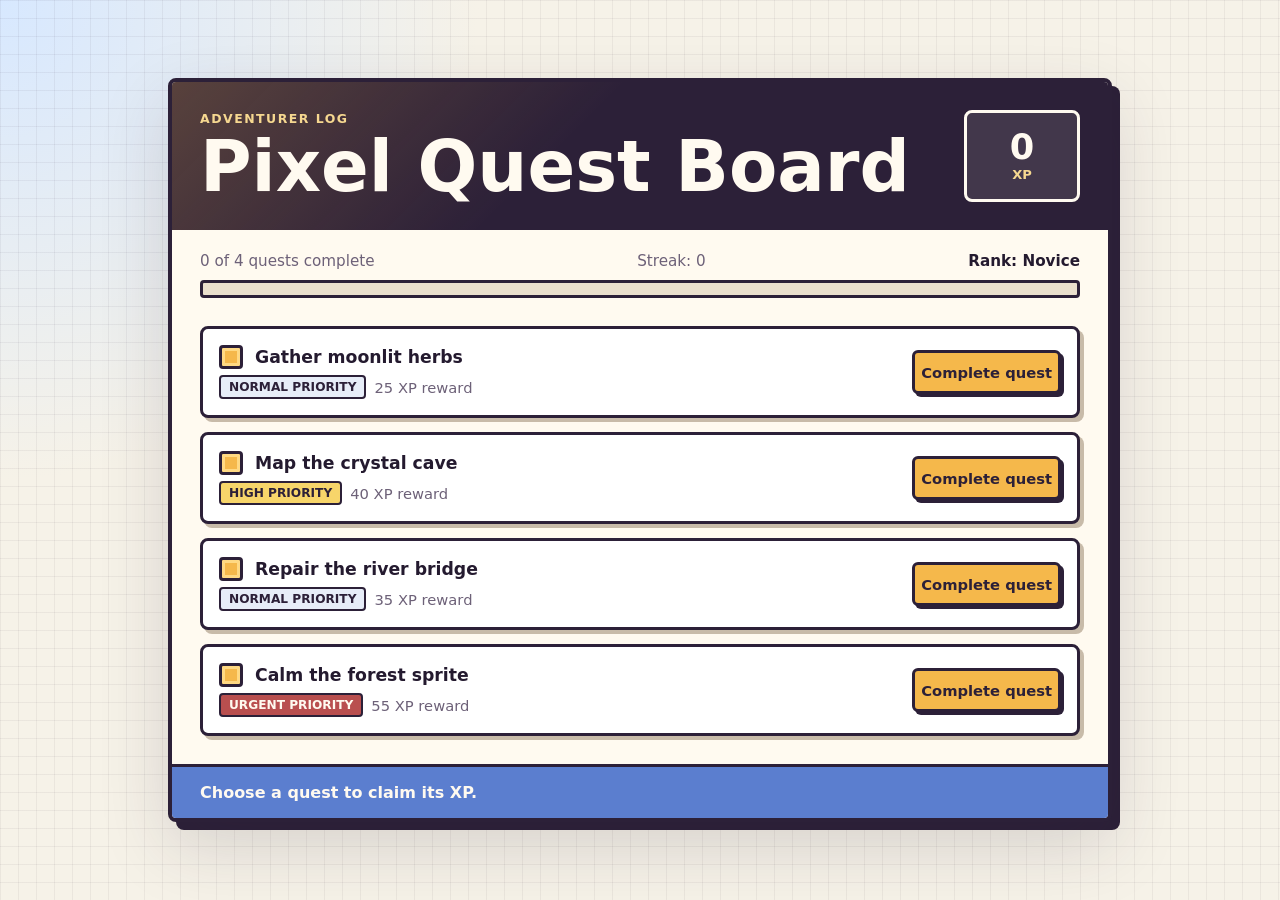
<file: index.html>
<!doctype html>
<html lang="en">
  <head>
    <meta charset="utf-8" />
    <meta name="viewport" content="width=device-width, initial-scale=1" />
    <title>Pixel Quest Board</title>
    <link rel="stylesheet" href="./src/styles.css" />
  </head>
  <body>
    <main class="app-shell">
      <section class="quest-panel" aria-labelledby="app-title">
        <header class="hero">
          <div>
            <p class="caption">Adventurer log</p>
            <h1 id="app-title">Pixel Quest Board</h1>
          </div>
          <div class="xp-counter" aria-live="polite">
            <span id="total-xp">0</span>
            <small>XP</small>
          </div>
        </header>

        <section class="progress-area" aria-label="Quest progress">
          <div class="progress-copy">
            <span id="progress-label">0 of 0 quests complete</span>
            <span id="streak-label">Streak: 0</span>
            <strong id="rank-label">Rank: Novice</strong>
          </div>
          <div class="progress-track" aria-hidden="true">
            <div id="progress-fill" class="progress-fill"></div>
          </div>
        </section>

        <section class="quest-list" aria-label="Available quests">
          <div id="quest-list"></div>
        </section>

        <footer class="status-line" aria-live="polite">
          <span id="status-message">Choose a quest to claim its XP.</span>
        </footer>
      </section>
    </main>

    <script src="./src/app.js"></script>
  </body>
</html>
</file>
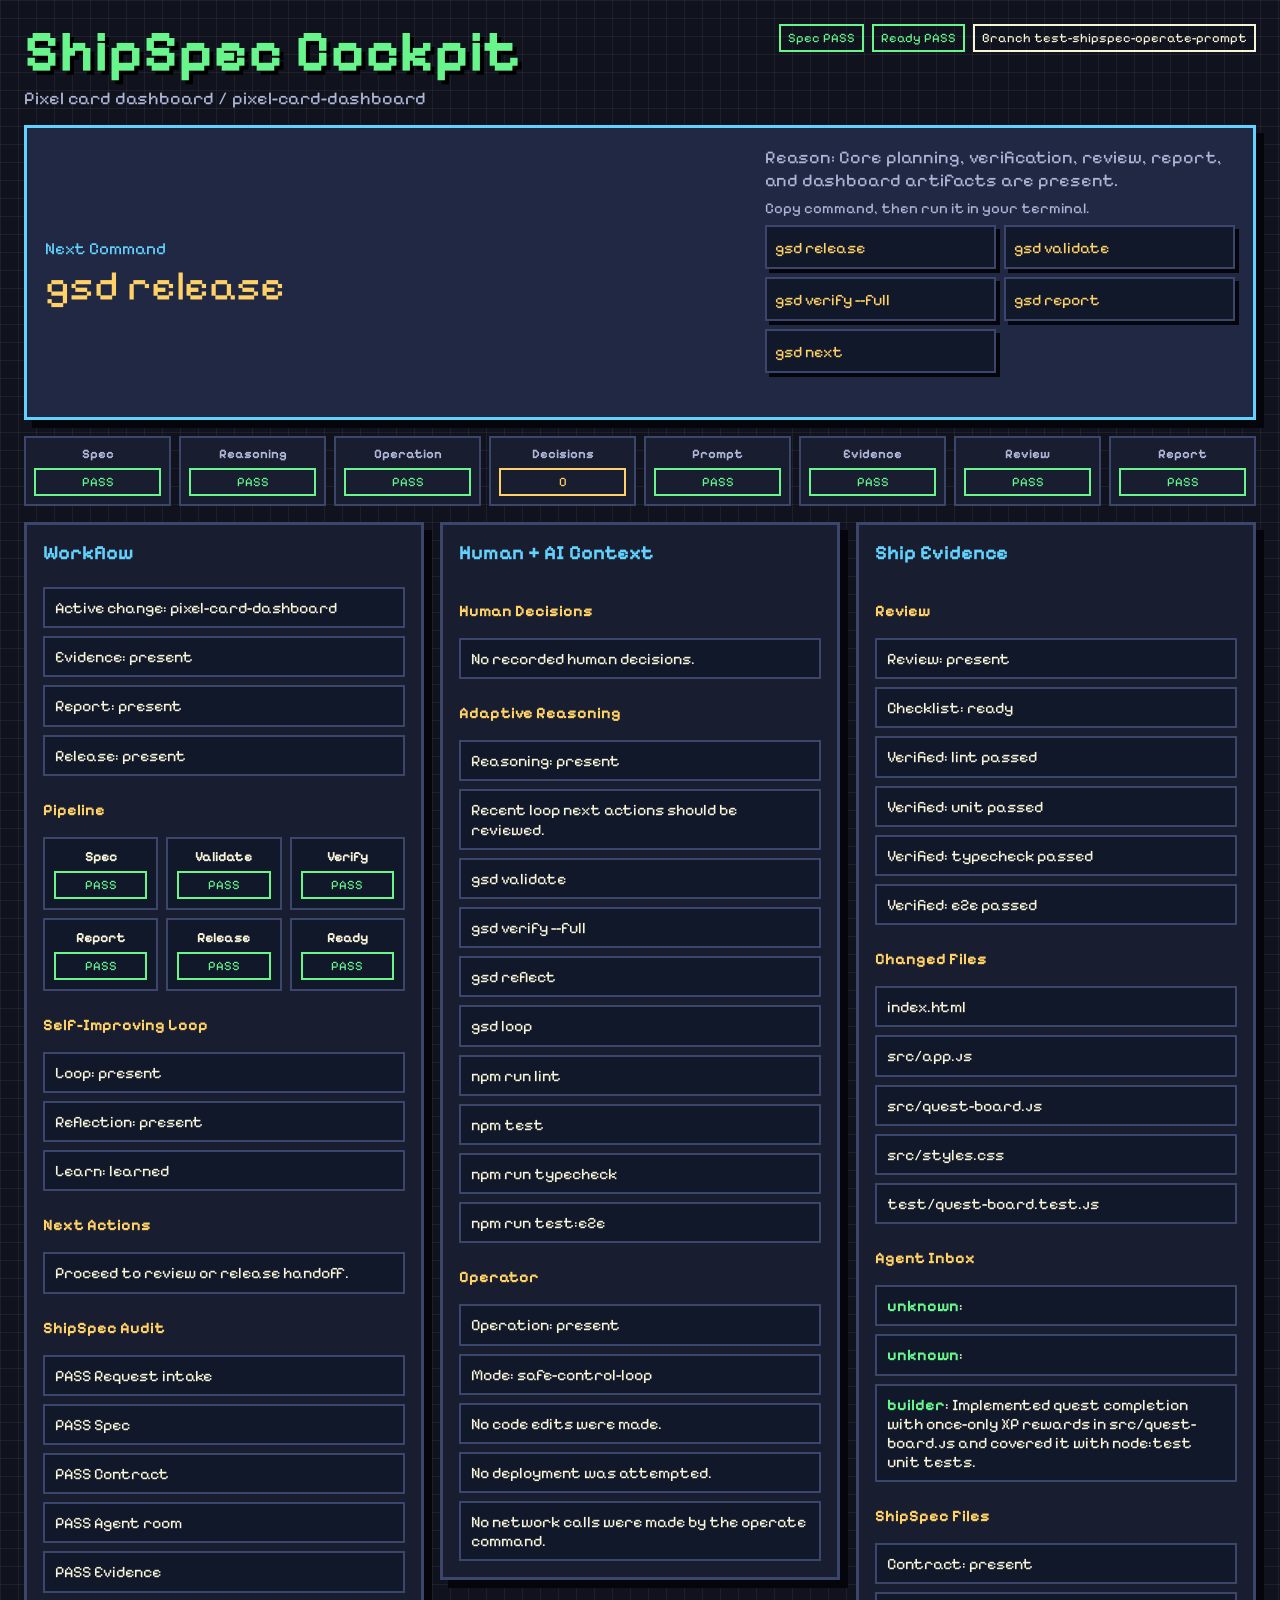
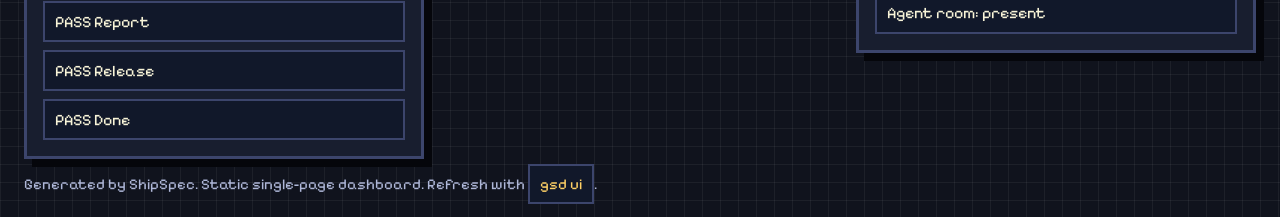
<file: .gsd/ui/index.html>
<!doctype html>
<html lang="en">
<head>
  <meta charset="utf-8">
  <meta name="viewport" content="width=device-width, initial-scale=1">
  <title>ShipSpec Cockpit</title>
  <style>
    @import url('https://fonts.googleapis.com/css2?family=Pixelify+Sans:wght@400;600;700&display=swap');
    :root {
      --bg: #10131d;
      --panel: #181e2f;
      --panel-2: #202844;
      --panel-3: #11182a;
      --grid: rgba(255,255,255,.055);
      --text: #f8f4d8;
      --muted: #aeb7d8;
      --green: #67f58c;
      --yellow: #ffd166;
      --red: #ff5d73;
      --blue: #64d2ff;
      --line: #3c456c;
    }
    * { box-sizing: border-box; }
    body {
      margin: 0;
      font-family: 'Pixelify Sans', ui-monospace, monospace;
      background:
        linear-gradient(var(--grid) 1px, transparent 1px),
        linear-gradient(90deg, var(--grid) 1px, transparent 1px),
        var(--bg);
      background-size: 18px 18px;
      color: var(--text);
      min-height: 100vh;
    }
    .shell { max-width: 1320px; margin: 0 auto; padding: 24px; }
    header { display: flex; justify-content: space-between; gap: 18px; align-items: start; margin-bottom: 16px; }
    h1, h2, h3, p { margin: 0; }
    h1 { font-size: clamp(32px, 5vw, 58px); line-height: .95; color: var(--green); text-shadow: 4px 4px 0 #000; }
    h2 { font-size: 20px; margin-bottom: 12px; color: var(--blue); }
    h3 { font-size: 16px; margin: 14px 0 8px; color: var(--yellow); }
    .slug { color: var(--muted); margin-top: 8px; font-size: 18px; overflow-wrap: anywhere; }
    .top-meta { display: flex; flex-wrap: wrap; gap: 8px; justify-content: flex-end; }
    .panel {
      background: var(--panel);
      border: 3px solid var(--line);
      box-shadow: 8px 8px 0 #05060b;
      padding: 16px;
    }
    .action {
      background: var(--panel-2);
      border: 3px solid var(--blue);
      box-shadow: 8px 8px 0 #05060b;
      padding: 18px;
      margin-bottom: 16px;
      display: grid;
      grid-template-columns: minmax(0, 1.2fr) minmax(220px, .8fr);
      gap: 16px;
      align-items: center;
    }
    .action-label { color: var(--blue); font-size: 17px; margin-bottom: 6px; }
    .action-command { color: var(--yellow); font-size: clamp(24px, 4vw, 42px); line-height: 1; overflow-wrap: anywhere; }
    .reason { color: var(--muted); font-size: 18px; line-height: 1.25; }
    .command-actions { display: grid; gap: 8px; }
    .command-note { color: var(--muted); font-size: 15px; line-height: 1.2; }
    .command-grid { display: grid; grid-template-columns: repeat(2, minmax(0, 1fr)); gap: 8px; }
    button.command-button {
      width: 100%;
      min-height: 44px;
      cursor: pointer;
      font: inherit;
      color: var(--yellow);
      background: var(--panel-3);
      border: 2px solid var(--line);
      box-shadow: 4px 4px 0 #05060b;
      padding: 8px;
      text-align: left;
      overflow-wrap: anywhere;
    }
    button.command-button:focus-visible { outline: 3px solid var(--blue); outline-offset: 2px; }
    button.command-button:hover { border-color: var(--yellow); }
    .copy-status { min-height: 18px; color: var(--green); font-size: 14px; }
    .readiness {
      display: grid;
      grid-template-columns: repeat(8, minmax(92px, 1fr));
      gap: 8px;
      margin-bottom: 16px;
    }
    .ready-chip {
      min-height: 62px;
      background: var(--panel);
      border: 2px solid var(--line);
      display: flex;
      flex-direction: column;
      justify-content: center;
      gap: 6px;
      padding: 8px;
      text-align: center;
    }
    .ready-chip strong { color: var(--muted); font-size: 13px; }
    .chip { display: inline-block; padding: 4px 7px; border: 2px solid currentColor; font-size: 13px; }
    .pass { color: var(--green); }
    .warn { color: var(--yellow); }
    .fail { color: var(--red); }
    .cockpit {
      display: grid;
      grid-template-columns: 1fr 1fr 1fr;
      gap: 16px;
      align-items: start;
    }
    .section { display: grid; gap: 10px; }
    .rows, .messages { display: grid; gap: 8px; }
    .row {
      background: var(--panel-3);
      border: 2px solid var(--line);
      padding: 9px 10px;
      color: var(--text);
      overflow-wrap: anywhere;
      line-height: 1.2;
    }
    .cmd { color: var(--yellow); background: var(--panel-3); border: 2px solid var(--line); padding: 9px 10px; overflow-wrap: anywhere; }
    .messages .row b { color: var(--green); }
    .pipeline { display: grid; grid-template-columns: repeat(3, minmax(0, 1fr)); gap: 8px; }
    .stage { background: var(--panel-3); border: 2px solid var(--line); padding: 9px; min-height: 64px; display: grid; align-content: center; gap: 6px; text-align: center; }
    .stage strong { font-size: 14px; }
    .footer { margin-top: 16px; color: var(--muted); font-size: 15px; }
    @media (max-width: 980px) {
      header, .action, .cockpit { grid-template-columns: 1fr; display: grid; }
      .top-meta { justify-content: flex-start; }
      .readiness { grid-template-columns: repeat(2, minmax(0, 1fr)); }
      .pipeline { grid-template-columns: repeat(2, minmax(0, 1fr)); }
      .shell { padding: 16px; }
    }
  </style>
</head>
<body>
  <main class="shell">
    <header>
      <div>
        <h1>ShipSpec Cockpit</h1>
        <p class="slug">Pixel card dashboard / pixel-card-dashboard</p>
      </div>
      <div class="top-meta">
        <span class="chip pass">Spec PASS</span>
        <span class="chip pass">Ready PASS</span>
        <span class="chip">Branch test-shipspec-operate-prompt</span>
      </div>
    </header>

    <section class="action">
      <div>
        <div class="action-label">Next Command</div>
        <div class="action-command">gsd release</div>
      </div>
      <div class="command-actions">
        <div class="reason">Reason: Core planning, verification, review, report, and dashboard artifacts are present.</div>
        <div class="command-note">Copy command, then run it in your terminal.</div>
        <div class="command-grid">
          <button class="command-button" type="button" data-command="gsd release" title="Copy command">gsd release</button><button class="command-button" type="button" data-command="gsd validate" title="Copy command">gsd validate</button><button class="command-button" type="button" data-command="gsd verify --full" title="Copy command">gsd verify --full</button><button class="command-button" type="button" data-command="gsd report" title="Copy command">gsd report</button><button class="command-button" type="button" data-command="gsd next" title="Copy command">gsd next</button>
        </div>
        <div class="copy-status" role="status" aria-live="polite"></div>
      </div>
    </section>

    <section aria-label="Readiness" class="readiness">
      <div class="ready-chip"><strong>Spec</strong><span class="chip pass">PASS</span></div><div class="ready-chip"><strong>Reasoning</strong><span class="chip pass">PASS</span></div><div class="ready-chip"><strong>Operation</strong><span class="chip pass">PASS</span></div><div class="ready-chip"><strong>Decisions</strong><span class="chip warn">0</span></div><div class="ready-chip"><strong>Prompt</strong><span class="chip pass">PASS</span></div><div class="ready-chip"><strong>Evidence</strong><span class="chip pass">PASS</span></div><div class="ready-chip"><strong>Review</strong><span class="chip pass">PASS</span></div><div class="ready-chip"><strong>Report</strong><span class="chip pass">PASS</span></div>
    </section>

    <section class="cockpit">
      <div class="panel section">
        <h2>Workflow</h2>
        <div class="rows">
          <div class="row">Active change: pixel-card-dashboard</div>
          <div class="row">Evidence: present</div>
          <div class="row">Report: present</div>
          <div class="row">Release: present</div>
        </div>

        <h3>Pipeline</h3>
        <div class="pipeline">
          <div class="stage"><strong>Spec</strong><span class="chip pass">PASS</span></div><div class="stage"><strong>Validate</strong><span class="chip pass">PASS</span></div><div class="stage"><strong>Verify</strong><span class="chip pass">PASS</span></div><div class="stage"><strong>Report</strong><span class="chip pass">PASS</span></div><div class="stage"><strong>Release</strong><span class="chip pass">PASS</span></div><div class="stage"><strong>Ready</strong><span class="chip pass">PASS</span></div>
        </div>

        <h3>Self-Improving Loop</h3>
        <div class="rows">
          <div class="row">Loop: present</div>
          <div class="row">Reflection: present</div>
          <div class="row">Learn: learned</div>
        </div>

        <h3>Next Actions</h3>
        <div class="rows">
          <div class="row">Proceed to review or release handoff.</div>
        </div>

        <h3>ShipSpec Audit</h3>
        <div class="rows">
          <div class="row">PASS Request intake</div><div class="row">PASS Spec</div><div class="row">PASS Contract</div><div class="row">PASS Agent room</div><div class="row">PASS Evidence</div><div class="row">PASS Report</div><div class="row">PASS Release</div><div class="row">PASS Done</div>
        </div>
      </div>

      <div class="panel section">
        <h2>Human + AI Context</h2>
        <h3>Human Decisions</h3>
        <div class="rows">
          <div class="row">No recorded human decisions.</div>
        </div>

        <h3>Adaptive Reasoning</h3>
        <div class="rows">
          <div class="row">Reasoning: present</div><div class="row">Recent loop next actions should be reviewed.</div><div class="row">gsd validate</div><div class="row">gsd verify --full</div><div class="row">gsd reflect</div><div class="row">gsd loop</div><div class="row">npm run lint</div><div class="row">npm test</div><div class="row">npm run typecheck</div><div class="row">npm run test:e2e</div>
        </div>

        <h3>Operator</h3>
        <div class="rows">
          <div class="row">Operation: present</div><div class="row">Mode: safe-control-loop</div><div class="row">No code edits were made.</div><div class="row">No deployment was attempted.</div><div class="row">No network calls were made by the operate command.</div>
        </div>
      </div>

      <div class="panel section">
        <h2>Ship Evidence</h2>
        <h3>Review</h3>
        <div class="rows">
          <div class="row">Review: present</div><div class="row">Checklist: ready</div><div class="row">Verified: lint passed</div><div class="row">Verified: unit passed</div><div class="row">Verified: typecheck passed</div><div class="row">Verified: e2e passed</div>
        </div>

        <h3>Changed Files</h3>
        <div class="rows">
          <div class="row">index.html</div><div class="row">src/app.js</div><div class="row">src/quest-board.js</div><div class="row">src/styles.css</div><div class="row">test/quest-board.test.js</div>
        </div>

        <h3>Agent Inbox</h3>
        <div class="messages">
          <div class="row"><b>unknown</b>: </div><div class="row"><b>unknown</b>: </div><div class="row"><b>builder</b>: Implemented quest completion with once-only XP rewards in src/quest-board.js and covered it with node:test unit tests.</div>
        </div>

        <h3>ShipSpec Files</h3>
        <div class="rows">
          <div class="row">Contract: present</div>
          <div class="row">Agent room: present</div>
        </div>
      </div>
    </section>

    <p class="footer">Generated by ShipSpec. Static single-page dashboard. Refresh with <span class="cmd">gsd ui</span>.</p>
  </main>
  <script>
    const commandButtons = [...document.querySelectorAll("[data-command]")];
    const copyStatus = document.querySelector(".copy-status");

    async function copyCommand(command) {
      if (navigator.clipboard?.writeText) {
        await navigator.clipboard.writeText(command);
        return;
      }

      const field = document.createElement("textarea");
      field.value = command;
      field.setAttribute("readonly", "");
      field.style.position = "fixed";
      field.style.left = "-9999px";
      document.body.appendChild(field);
      field.select();
      document.execCommand("copy");
      field.remove();
    }

    commandButtons.forEach((button) => {
      button.addEventListener("click", async () => {
        const command = button.dataset.command;
        try {
          await copyCommand(command);
          copyStatus.textContent = `Copied: ${command}`;
        } catch {
          copyStatus.textContent = "Copy failed. Select the command text instead.";
        }
      });
    });
  </script>
</body>
</html>
</file>
<file: src/styles.css>
:root {
  color-scheme: light;
  --bg: #f6f2e8;
  --panel: #fffaf0;
  --panel-strong: #2c2038;
  --ink: #241a2f;
  --muted: #6d6178;
  --line: #d9cdbd;
  --gold: #f5b84b;
  --gold-dark: #98651a;
  --green: #4f9f6a;
  --green-dark: #2f6f48;
  --blue: #5b7ecf;
  --shadow: 0 24px 70px rgba(44, 32, 56, 0.16);
}

* {
  box-sizing: border-box;
}

body {
  margin: 0;
  min-height: 100vh;
  color: var(--ink);
  background:
    linear-gradient(90deg, rgba(44, 32, 56, 0.06) 1px, transparent 1px),
    linear-gradient(rgba(44, 32, 56, 0.06) 1px, transparent 1px),
    radial-gradient(circle at top left, #d7e8ff 0, transparent 30rem),
    var(--bg);
  background-size: 18px 18px, 18px 18px, auto, auto;
  font-family:
    Inter, ui-sans-serif, system-ui, -apple-system, BlinkMacSystemFont, "Segoe UI",
    sans-serif;
}

button {
  font: inherit;
}

.app-shell {
  width: min(100%, 980px);
  min-height: 100vh;
  margin: 0 auto;
  padding: 32px 18px;
  display: grid;
  place-items: center;
}

.quest-panel {
  width: 100%;
  border: 4px solid var(--panel-strong);
  border-radius: 8px;
  background: var(--panel);
  box-shadow: var(--shadow), 8px 8px 0 var(--panel-strong);
  overflow: hidden;
}

.hero {
  display: flex;
  align-items: center;
  justify-content: space-between;
  gap: 20px;
  padding: 28px;
  color: #fffaf0;
  background:
    linear-gradient(135deg, rgba(245, 184, 75, 0.22), transparent 42%),
    var(--panel-strong);
}

.caption {
  margin: 0 0 8px;
  color: #f6d890;
  font-size: 0.78rem;
  font-weight: 800;
  letter-spacing: 0.12em;
  text-transform: uppercase;
}

h1 {
  margin: 0;
  font-size: clamp(2rem, 6vw, 4.4rem);
  line-height: 0.94;
}

.xp-counter {
  min-width: 116px;
  padding: 16px 18px;
  border: 3px solid #fffaf0;
  border-radius: 8px;
  text-align: center;
  background: rgba(255, 250, 240, 0.1);
}

.xp-counter span {
  display: block;
  font-size: 2.2rem;
  font-weight: 900;
  line-height: 1;
}

.xp-counter small {
  color: #f6d890;
  font-size: 0.82rem;
  font-weight: 800;
}

.progress-area {
  padding: 22px 28px 10px;
}

.progress-copy {
  display: flex;
  justify-content: space-between;
  gap: 16px;
  margin-bottom: 10px;
  color: var(--muted);
  font-size: 0.95rem;
}

.progress-copy strong {
  color: var(--ink);
}

.progress-track {
  height: 18px;
  border: 3px solid var(--panel-strong);
  border-radius: 4px;
  background: #eadfcd;
  overflow: hidden;
}

.progress-fill {
  width: 0%;
  height: 100%;
  background: repeating-linear-gradient(
    45deg,
    var(--green),
    var(--green) 10px,
    var(--green-dark) 10px,
    var(--green-dark) 20px
  );
  transition: width 180ms ease;
}

.quest-list {
  padding: 18px 28px 28px;
}

#quest-list {
  display: grid;
  gap: 14px;
}

.quest-card {
  display: grid;
  grid-template-columns: minmax(0, 1fr) auto;
  align-items: center;
  gap: 16px;
  padding: 16px;
  border: 3px solid var(--panel-strong);
  border-radius: 8px;
  background: #ffffff;
  box-shadow: 4px 4px 0 #c8bba9;
}

.quest-card.is-complete {
  border-color: var(--green-dark);
  background: #eef8ec;
}

.quest-title {
  display: flex;
  align-items: center;
  gap: 12px;
  margin: 0 0 6px;
  font-size: 1.08rem;
  font-weight: 850;
}

.quest-title::before {
  width: 18px;
  height: 18px;
  border: 3px solid var(--panel-strong);
  border-radius: 4px;
  background: var(--gold);
  box-shadow: inset 0 0 0 3px #ffd983;
  content: "";
  flex: 0 0 auto;
}

.quest-card.is-complete .quest-title::before {
  background: var(--green);
  box-shadow: inset 0 0 0 3px #bce5bd;
}

.quest-meta {
  display: flex;
  align-items: center;
  flex-wrap: wrap;
  gap: 8px;
  margin: 0;
  color: var(--muted);
  font-size: 0.92rem;
}

.priority-label {
  display: inline-flex;
  align-items: center;
  min-height: 24px;
  padding: 2px 8px;
  border: 2px solid var(--panel-strong);
  border-radius: 4px;
  color: var(--panel-strong);
  background: #e7edf8;
  font-size: 0.76rem;
  font-weight: 850;
  text-transform: uppercase;
}

.priority-label--high {
  background: #f7d56a;
}

.priority-label--urgent {
  color: #fffaf0;
  background: #b94f4f;
}

.quest-action {
  min-width: 138px;
  min-height: 44px;
  border: 3px solid var(--panel-strong);
  border-radius: 6px;
  color: var(--panel-strong);
  background: var(--gold);
  box-shadow: 3px 3px 0 var(--panel-strong);
  cursor: pointer;
  font-size: 0.92rem;
  font-weight: 850;
}

.quest-action:hover:not(:disabled),
.quest-action:focus-visible:not(:disabled) {
  transform: translate(-1px, -1px);
  box-shadow: 4px 4px 0 var(--panel-strong);
}

.quest-action:disabled {
  color: #fff;
  background: var(--green);
  cursor: default;
  opacity: 1;
}

.status-line {
  min-height: 54px;
  padding: 16px 28px;
  border-top: 3px solid var(--panel-strong);
  color: #fffaf0;
  background: var(--blue);
  font-weight: 750;
}

@media (max-width: 640px) {
  .app-shell {
    padding: 18px 12px;
    place-items: start center;
  }

  .hero,
  .progress-copy,
  .quest-card {
    grid-template-columns: 1fr;
  }

  .hero {
    align-items: flex-start;
    flex-direction: column;
    padding: 22px;
  }

  .xp-counter {
    width: 100%;
  }

  .progress-area,
  .quest-list,
  .status-line {
    padding-left: 18px;
    padding-right: 18px;
  }

  .progress-copy {
    display: grid;
  }

  .quest-action {
    width: 100%;
  }
}
</file>
